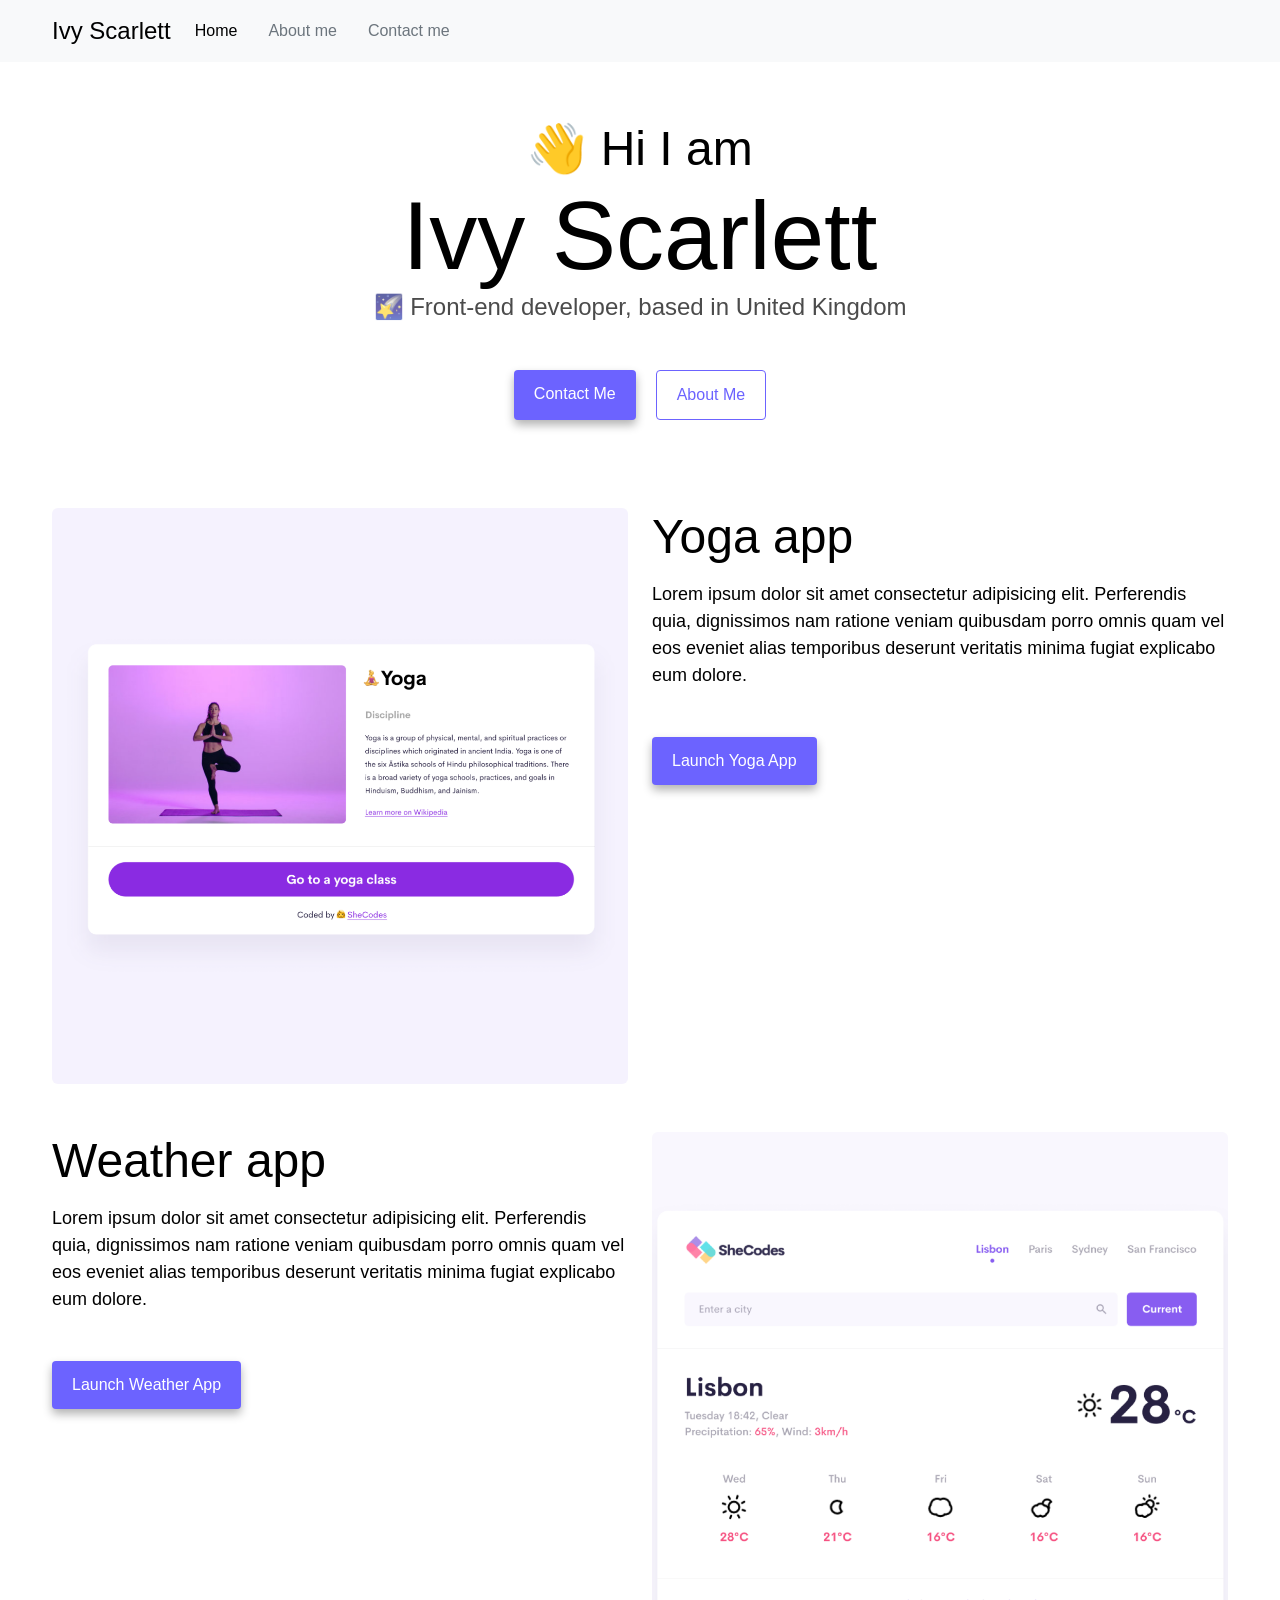
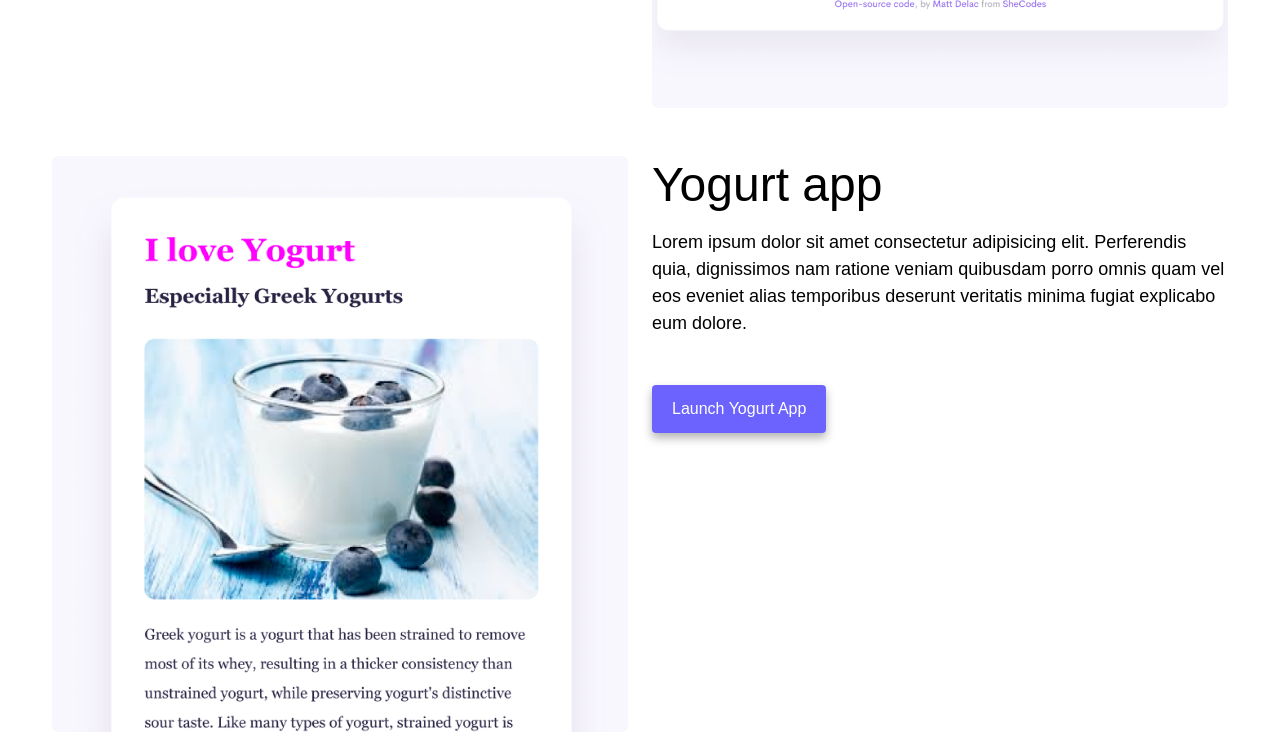
<file: index.html>
<!DOCTYPE html>
<html lang="en">
  <head>
    <meta charset="UTF-8" />
    <meta http-equiv="X-UA-Compatible" content="IE=edge" />
    <meta name="description" content="Homepage of Ivy scarlett, front-end developer based in the United Kingdom.">
    <meta name="viewport" content="width=device-width, initial-scale=1.0" />
    <title>Ivy Scarlett</title>
    <link
      href="https://cdn.jsdelivr.net/npm/bootstrap@5.3.2/dist/css/bootstrap.min.css"
      rel="stylesheet"
      integrity="sha384-T3c6CoIi6uLrA9TneNEoa7RxnatzjcDSCmG1MXxSR1GAsXEV/Dwwykc2MPK8M2HN"
      crossorigin="anonymous"
    />
    <script
      src="https://cdn.jsdelivr.net/npm/bootstrap@5.3.2/dist/js/bootstrap.bundle.min.js"
      integrity="sha384-C6RzsynM9kWDrMNeT87bh95OGNyZPhcTNXj1NW7RuBCsyN/o0jlpcV8Qyq46cDfL"
      crossorigin="anonymous"
    ></script>
    <link rel="stylesheet" href="css/style.css" />
  </head>
  <body>
    <!-- Navigation Bar -->
    <nav class="navbar navbar-expand-lg navbar-light bg-light fixed-top">
      <div class="container">
        <a class="navbar-brand" href="index.html">Ivy Scarlett</a>
        <button
          class="navbar-toggler"
          type="button"
          data-bs-toggle="collapse"
          data-bs-target="#navbarNav"
          aria-controls="navbarNav"
          aria-expanded="false"
          aria-label="Toggle navigation"
        >
          <span class="navbar-toggler-icon"></span>
        </button>
        <div class="collapse navbar-collapse" id="navbarNav">
          <ul class="navbar-nav">
            <li class="nav-item">
              <a class="nav-link active" aria-current="page" href="index.html"
                >Home</a
              >
            </li>
            <li class="nav-item">
              <a class="nav-link" href="about.html">About me</a>
            </li>
            <li class="nav-item">
              <a class="nav-link" href="about.html#contact">Contact me</a>
            </li>
          </ul>
        </div>
      </div>
    </nav>

    <!-- Hero Section -->
    <div class="hero">
      <h2>👋 Hi I am</h2>
      <h1>Ivy Scarlett</h1>
      <h3>🌠 Front-end developer, based in United Kingdom</h3>
      <div class="navigation-links mt-5">
        <a href="about.html#contact" class="contact-link">Contact me</a>
        <a href="about.html" class="about-link">About me</a>
      </div>
    </div>

    <!-- Main Content - RESTORED -->
    <div class="container">
      <div class="row mt-5">
        <div class="col-md-6">
          <img
            src="images/yoga.png"
            class="img-fluid rounded"
            alt="Yoga app screenshot"
          />
        </div>
        <div class="col-md-6">
          <h2 class="mb-3">Yoga app</h2>
          <p>
            Lorem ipsum dolor sit amet consectetur adipisicing elit. Perferendis
            quia, dignissimos nam ratione veniam quibusdam porro omnis quam vel
            eos eveniet alias temporibus deserunt veritatis minima fugiat
            explicabo eum dolore.
          </p>
          <div class="mt-5">
            <a href="#" class="primary-link">Launch Yoga App</a>
          </div>
        </div>
      </div>
      <div class="row mt-5">
        <div class="col-md-6">
          <h2 class="mb-3">Weather app</h2>
          <p>
            Lorem ipsum dolor sit amet consectetur adipisicing elit. Perferendis
            quia, dignissimos nam ratione veniam quibusdam porro omnis quam vel
            eos eveniet alias temporibus deserunt veritatis minima fugiat
            explicabo eum dolore.
          </p>
          <div class="mb-5 mt-5">
            <a href="#" class="primary-link">Launch Weather App</a>
          </div>
        </div>
        <div class="col-md-6">
          <img
            src="images/weather.png"
            class="img-fluid rounded" title="SheCodes Weather Forecast"
            alt="Weather app screenshot"
          />
        </div>
      </div>
      <div class="row mt-5">
        <div class="col-md-6">
          <img
            src="images/yogurt.png"
            class="img-fluid rounded"
            alt="Yogurt app screenshot"
          />
        </div>
        <div class="col-md-6">
          <h2 class="mb-3">Yogurt app</h2>
          <p>
            Lorem ipsum dolor sit amet consectetur adipisicing elit. Perferendis
            quia, dignissimos nam ratione veniam quibusdam porro omnis quam vel
            eos eveniet alias temporibus deserunt veritatis minima fugiat
            explicabo eum dolore.
          </p>
          <div class="mt-5">
            <a href="#" class="primary-link">Launch Yogurt App</a>
          </div>
        </div>
      </div>
    </div>
  </body>
</html>
</file>
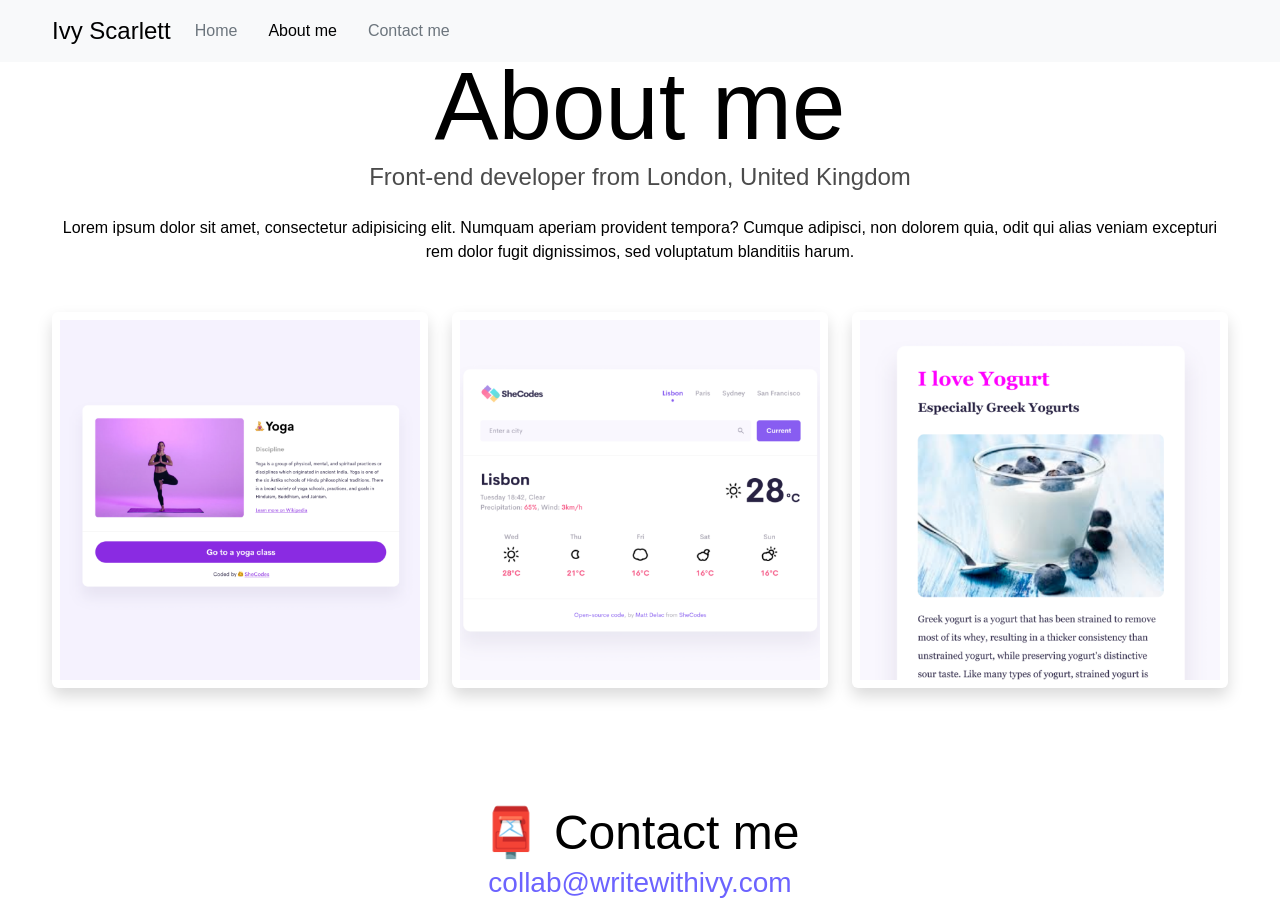
<file: about.html>
<!DOCTYPE html>
<html lang="en">
  <head>
    <meta charset="UTF-8" />
    <meta http-equiv="X-UA-Compatible" content="IE=edge" />
    <meta name="description" content="About me page of Ivy scarlett, front end developer based in the United Kingdom.">
    <meta name="viewport" content="width=device-width, initial-scale=1.0" />
    <title>About Ivy Scarlett</title>

    <!-- Bootstrap CSS for responsive grid -->
    <link
      href="https://cdn.jsdelivr.net/npm/bootstrap@5.3.2/dist/css/bootstrap.min.css"
      rel="stylesheet"
      integrity="sha384-T3c6CoIi6uLrA9TneNEoa7RxnatzjcDSCmG1MXxSR1GAsXEV/Dwwykc2MPK8M2HN"
      crossorigin="anonymous"
    />

    <!-- Bootstrap JS Bundle (Required for responsive navbar toggle on mobile) -->
    <script
      src="https://cdn.jsdelivr.net/npm/bootstrap@5.3.2/dist/js/bootstrap.bundle.min.js"
      integrity="sha384-C6RzsynM9kWDrMNeT87bh95OGNyZPhcTNXj1NW7RuBCsyN/o0jlpcV8Qyq46cDfL"
      crossorigin="anonymous"
    ></script>

    <!-- Link to your custom stylesheet -->
    <link rel="stylesheet" href="css/style.css" />
  </head>
  <body>
    <!-- Navigation Bar (Identical to homepage, but "About me" is set to active) -->
    <nav class="navbar navbar-expand-lg navbar-light bg-light fixed-top">
      <div class="container">
        <a class="navbar-brand" href="index.html">Ivy Scarlett</a>
        <button
          class="navbar-toggler"
          type="button"
          data-bs-toggle="collapse"
          data-bs-target="#navbarNav"
          aria-controls="navbarNav"
          aria-expanded="false"
          aria-label="Toggle navigation"
        >
          <span class="navbar-toggler-icon"></span>
        </button>
        <div class="collapse navbar-collapse" id="navbarNav">
          <ul class="navbar-nav">
            <li class="nav-item">
              <a class="nav-link" href="index.html">Home</a>
            </li>
            <li class="nav-item">
              <!-- Notice 'active' is now on the "About me" link -->
              <a class="nav-link active" aria-current="page" href="about.html"
                >About me</a
              >
            </li>
            <li class="nav-item">
              <a class="nav-link" href="about.html#contact">Contact me</a>
            </li>
          </ul>
        </div>
      </div>
    </nav>

    <!-- Page Content pushes down below the navbar -->
    <div class="about-section pt-5">
      <div class="container">
        <h1 class="about-h1">About me</h1>
        <h3>Front-end developer from London, United Kingdom</h3>
        <p class="about-paragraph mt-4 mb-5">
          Lorem ipsum dolor sit amet, consectetur adipisicing elit. Numquam
          aperiam provident tempora? Cumque adipisci, non dolorem quia, odit qui
          alias veniam excepturi rem dolor fugit dignissimos, sed voluptatum
          blanditiis harum.
        </p>

        <div class="row">
          <!-- First Project Image -->
          <div class="col-sm-4">
            <img
              src="images/yoga.png"
              class="img-fluid p-2 shadow rounded"
              alt="Yoga project screenshot"
            />
          </div>
          <!-- Second Project Image -->
          <div class="col-sm-4">
            <img
              src="images/weather.png"
              class="img-fluid p-2 shadow rounded" title="SheCodes Weather Forecast"
              alt="Weather app screenshot"
            />
          </div>
          <!-- Third Project Image -->
          <div class="col-sm-4">
            <img
              src="images/yogurt.png"
              class="img-fluid p-2 shadow rounded"
              alt="Yogurt project screenshot"
            />
          </div>
        </div>
      </div>
    </div>

    <!-- Contact section (serves as your "Contact me" page target) -->
    <div id="contact" class="mt-5 pt-5">
      <h2 class="contact-h2">📮 Contact me</h2>
      <a href="mailto:matt@delac.io" class="email-link">
        collab@writewithivy.com
      </a>
    </div>
  </body>
</html>
</file>
<file: css/style.css>
:root {
  --primary-color: #6c63ff;
  --secondary-color: #f5f2fe;
  --box-shadow: 0 5px 10px rgba(0, 0, 0, 0.3);
}

body {
  margin: 0 auto;
  font-size: 1rem;
  line-height: 1.5;
  color: black;
  background-color: white;
  font-family: "Poppins", sans-serif; /* Added for consistency */
}

/* Styles for index.html */
.container {
  max-width: 1200px;
}

h1,
.about-h1 {
  /* Targeting both homepage H1 and about page H1 */
  font-size: 96px;
  text-align: center;
  margin: 0;
}

h2,
.contact-h2 {
  /* Targeting both homepage H2 and about page H2 */
  font-size: 48px;
  text-align: center;
  margin: 0;
}

h3 {
  font-size: 24px;
  opacity: 0.7;
  text-align: center;
  margin: 0;
}

/* Keeps homepage paragraphs left-aligned */
p {
  font-size: 18px;
  line-height: 1.5;
  text-align: left;
}

.mb-3 {
  text-align: left;
}

.navigation-links {
  display: flex;
  margin-top: 40px;
  justify-content: center;
}

.navigation-links a {
  margin: 0 10px; /* This gives 10px of space on the left and right of each button */
  border-radius: 4px;
  padding: 12px 20px;
  text-decoration: none;
  text-transform: capitalize;
  flex-shrink: 0; /* Prevents the buttons from shrinking */
}

.contact-link {
  background: var(--primary-color);
  box-shadow: var(--box-shadow);
  color: white;
}

.about-link {
  color: var(--primary-color);
  border: 1px solid var(--primary-color);
}

.primary-link {
  background-color: var(--primary-color);
  color: white;
  text-decoration: none;
  padding: 12px 20px;
  border-radius: 4px;
  display: inline-block;
  box-shadow: var(--box-shadow);
}

.primary-link:hover,
.contact-link:hover,
.about-link:hover {
  color: rgb(4, 15, 179);
  transition: color 150ms ease-in-out;
}

.about-section {
  padding-top: 120px; /* Increased from 60px to push the title down */
  padding-bottom: 20px; /* Reduced to save vertical space */
  padding-left: 20px;
  padding-right: 20px;
}

.homepage-link {
  color: var(--primary-color);
  text-align: center;
  display: block;
}

/* New class for the paragraph on the about page */
.about-paragraph {
  font-size: 16px;
  text-align: center;
  background: none; /* remove background from user's p style */
  padding: 0; /* remove padding from user's p style */
}

.email-link {
  display: flex;
  justify-content: center;
  color: var(--primary-color);
  font-size: 28px;
  text-decoration: none;
}

.email-link:hover {
  text-decoration: underline;
}

.contact {
  padding-bottom: 10px; /* Reduced from 50px */
}

/* Add these updated styles to your style.css file */

.navbar-brand {
  font-size: 1.5rem;
}

/* Style for non-active navigation links (About me, Contact me) */
.nav-link {
  color: #6c757d; /* A shade of grey */
  margin-right: 15px; /* Adds a little space between links */
}

/* Style for the active navigation link (Home) */
.nav-link.active {
  color: black !important; /* Set text color to black */
  font-weight: normal !important; /* Ensure text is not bold */
}

/* Optional: Change link color on hover */
.nav-link:hover {
  color: rgb(78, 78, 78);
}

.hero {
  text-align: center;
  padding-top: 120px;
  padding-bottom: 40px;
}
</file>
